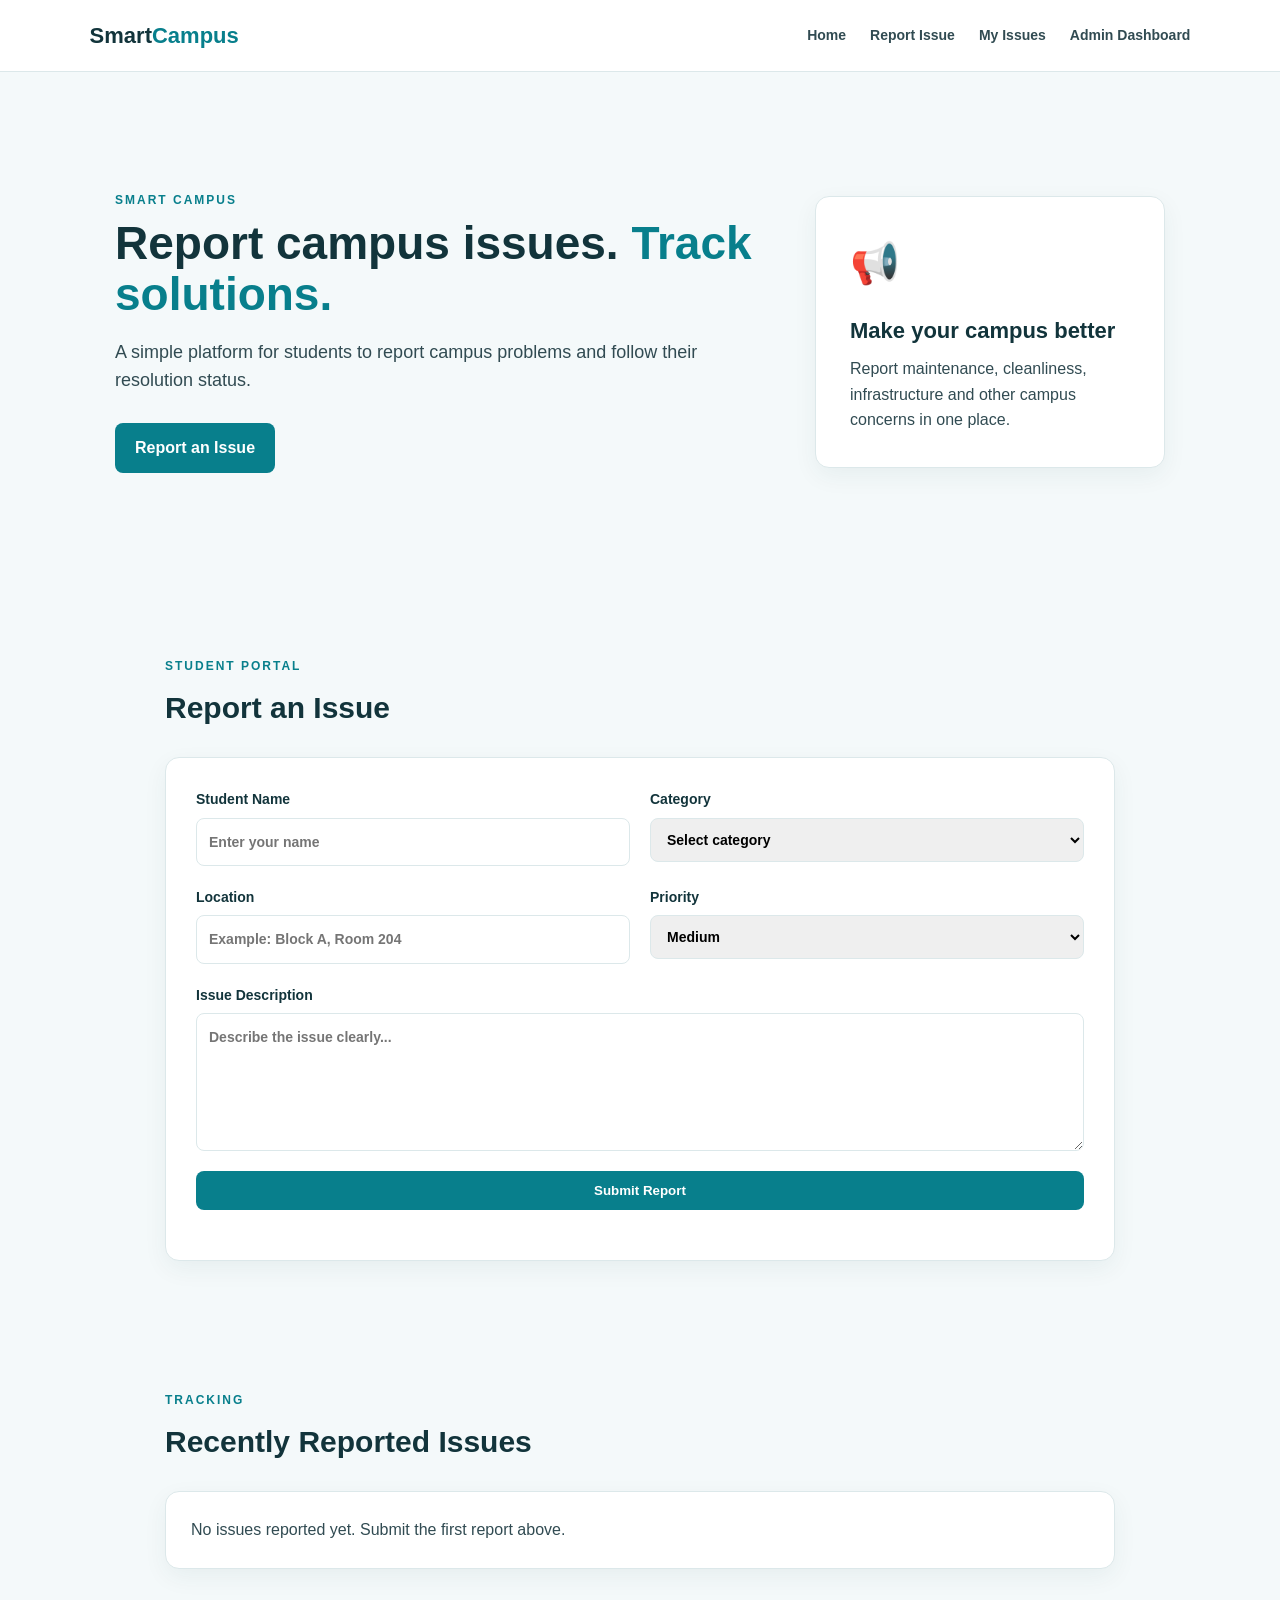
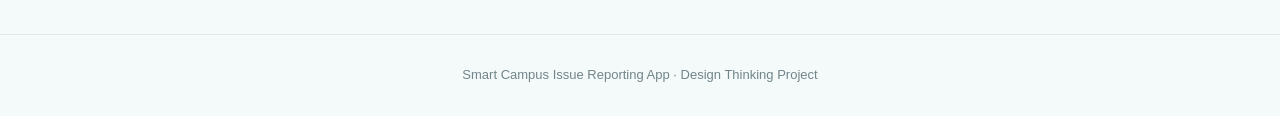
<file: index.html>
<!DOCTYPE html>
<html lang="en">
<head>
<meta charset="UTF-8"><meta name="viewport" content="width=device-width,initial-scale=1.0">
<title>Smart Campus - Issue Reporting</title><link rel="stylesheet" href="style.css">
</head>
<body>
<header class="navbar"><div class="brand">Smart<span>Campus</span></div>
<nav><a href="#home">Home</a><a href="#report">Report Issue</a><a href="#issues">My Issues</a><a href="admin.html">Admin Dashboard</a></nav></header>
<main>
<section id="home" class="hero"><div><p class="eyebrow">SMART CAMPUS</p><h1>Report campus issues. <span>Track solutions.</span></h1>
<p class="hero-text">A simple platform for students to report campus problems and follow their resolution status.</p>
<a href="#report" class="btn">Report an Issue</a></div>
<div class="hero-card"><div class="icon">📢</div><h3>Make your campus better</h3><p>Report maintenance, cleanliness, infrastructure and other campus concerns in one place.</p></div></section>

<section id="report" class="section"><div class="section-heading"><p class="eyebrow">STUDENT PORTAL</p><h2>Report an Issue</h2></div>
<form id="issueForm" class="card form-grid">
<label>Student Name<input id="studentName" required placeholder="Enter your name"></label>
<label>Category<select id="category" required><option value="">Select category</option><option>Infrastructure</option><option>Cleanliness</option><option>Electrical</option><option>Water</option><option>Internet</option><option>Other</option></select></label>
<label>Location<input id="location" required placeholder="Example: Block A, Room 204"></label>
<label>Priority<select id="priority"><option>Low</option><option selected>Medium</option><option>High</option></select></label>
<label class="full">Issue Description<textarea id="description" rows="5" required placeholder="Describe the issue clearly..."></textarea></label>
<button class="btn full">Submit Report</button><p id="message" class="message full"></p>
</form></section>

<section id="issues" class="section"><div class="section-heading"><p class="eyebrow">TRACKING</p><h2>Recently Reported Issues</h2></div><div id="issueList" class="issue-list"></div></section>
</main><footer>Smart Campus Issue Reporting App · Design Thinking Project</footer>
<script src="script.js"></script>
</body></html>
</file>
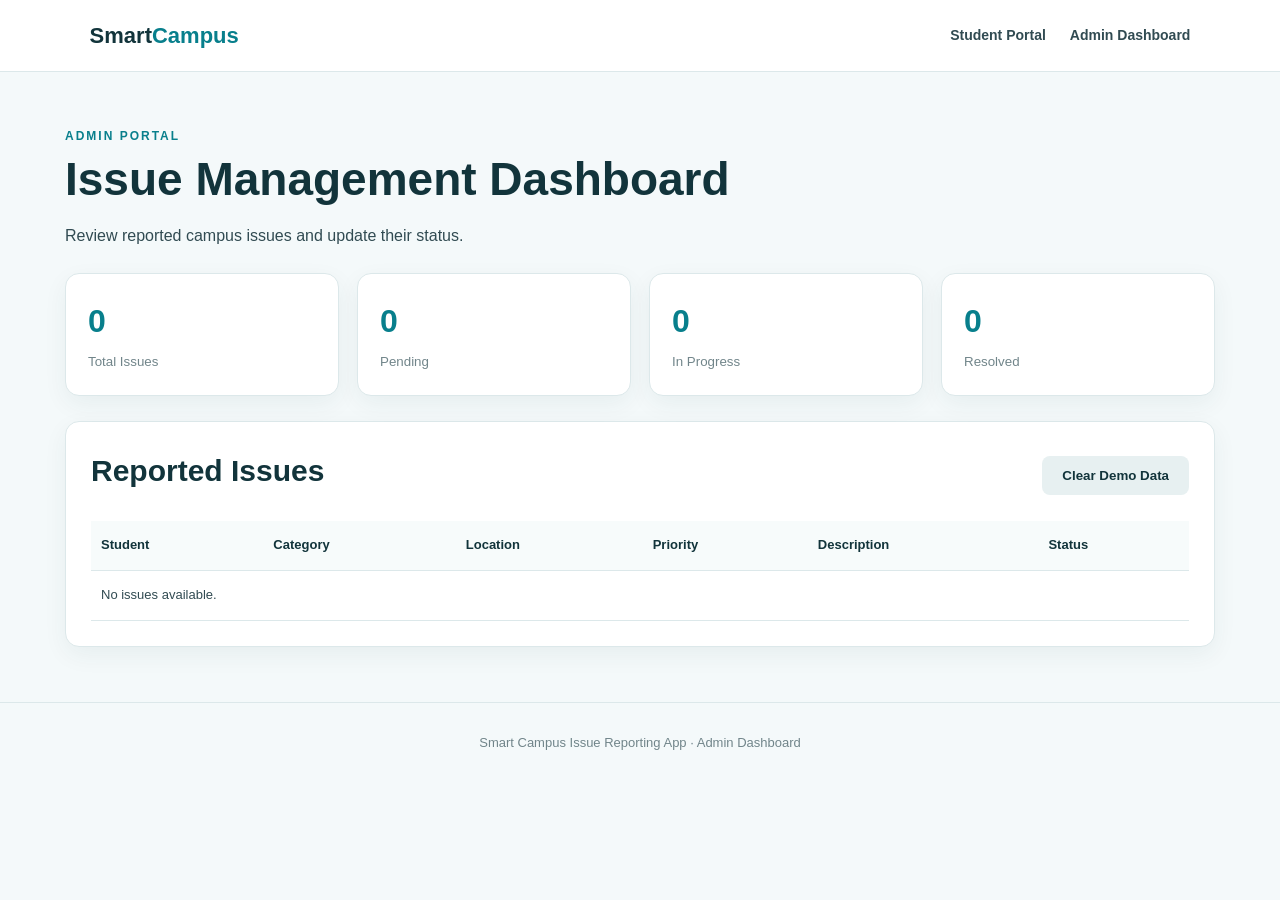
<file: admin.html>
<!DOCTYPE html>
<html lang="en"><head><meta charset="UTF-8"><meta name="viewport" content="width=device-width,initial-scale=1.0">
<title>Admin Dashboard - Smart Campus</title><link rel="stylesheet" href="style.css"></head>
<body><header class="navbar"><div class="brand">Smart<span>Campus</span></div><nav><a href="index.html">Student Portal</a><a href="admin.html">Admin Dashboard</a></nav></header>
<main class="admin-main"><div class="section-heading"><p class="eyebrow">ADMIN PORTAL</p><h1>Issue Management Dashboard</h1><p>Review reported campus issues and update their status.</p></div>
<section class="stats"><div class="stat card"><span id="total">0</span><small>Total Issues</small></div><div class="stat card"><span id="pending">0</span><small>Pending</small></div><div class="stat card"><span id="progress">0</span><small>In Progress</small></div><div class="stat card"><span id="resolved">0</span><small>Resolved</small></div></section>
<section class="card table-card"><div class="table-header"><h2>Reported Issues</h2><button class="btn secondary" onclick="clearIssues()">Clear Demo Data</button></div>
<div class="table-wrap"><table><thead><tr><th>Student</th><th>Category</th><th>Location</th><th>Priority</th><th>Description</th><th>Status</th></tr></thead><tbody id="adminIssues"></tbody></table></div></section>
</main><footer>Smart Campus Issue Reporting App · Admin Dashboard</footer><script src="admin.js"></script></body></html>
</file>
<file: style.css>
*{box-sizing:border-box;margin:0;padding:0}:root{--primary:#087f8c;--dark:#12343b;--light:#f4f9fa;--border:#dce8ea;--text:#314b52}
body{font-family:Arial,Helvetica,sans-serif;background:var(--light);color:var(--text);line-height:1.6}.navbar{height:72px;background:#fff;border-bottom:1px solid var(--border);display:flex;align-items:center;justify-content:space-between;padding:0 7%;position:sticky;top:0;z-index:10}.brand{font-size:22px;font-weight:800;color:var(--dark)}.brand span{color:var(--primary)}nav{display:flex;gap:24px}nav a{color:var(--text);text-decoration:none;font-weight:600;font-size:14px}nav a:hover{color:var(--primary)}
.hero{max-width:1100px;margin:auto;min-height:520px;display:grid;grid-template-columns:1.3fr .7fr;gap:50px;align-items:center;padding:70px 25px}.eyebrow{color:var(--primary);font-size:12px;font-weight:800;letter-spacing:2px;margin-bottom:8px}h1{font-size:46px;line-height:1.1;color:var(--dark);margin-bottom:18px}h1 span{color:var(--primary)}.hero-text{max-width:650px;font-size:18px;margin-bottom:28px}.btn{display:inline-block;border:0;border-radius:8px;background:var(--primary);color:#fff;text-decoration:none;padding:12px 20px;font-weight:700;cursor:pointer}.btn:hover{opacity:.9}
.hero-card,.card{background:#fff;border:1px solid var(--border);border-radius:14px;box-shadow:0 8px 24px rgba(20,60,70,.06)}.hero-card{padding:34px}.hero-card .icon{font-size:40px;margin-bottom:18px}.hero-card h3{font-size:22px;color:var(--dark);margin-bottom:8px}.section{max-width:1000px;margin:0 auto;padding:65px 25px}.section-heading{margin-bottom:25px}h2{font-size:30px;color:var(--dark);margin-bottom:8px}
.form-grid{padding:30px;display:grid;grid-template-columns:1fr 1fr;gap:20px}label{font-weight:700;color:var(--dark);font-size:14px}input,select,textarea{display:block;width:100%;margin-top:7px;padding:12px;border:1px solid var(--border);border-radius:8px;font:inherit;outline:none}input:focus,select:focus,textarea:focus{border-color:var(--primary)}.full{grid-column:1/-1}.message{color:var(--primary);font-weight:700}.issue-list{display:grid;gap:14px}.issue{padding:20px;background:#fff;border:1px solid var(--border);border-radius:12px;display:grid;grid-template-columns:1fr auto;gap:10px}.issue h3{color:var(--dark)}.issue p{font-size:14px}.meta{font-size:12px;color:#71858a}.badge{align-self:start;border-radius:20px;padding:5px 10px;font-size:12px;font-weight:700;background:#e7f0f1;color:var(--primary)}
footer{text-align:center;padding:30px;color:#71858a;font-size:13px;border-top:1px solid var(--border)}.admin-main{max-width:1200px;margin:auto;padding:55px 25px}.stats{display:grid;grid-template-columns:repeat(4,1fr);gap:18px;margin:25px 0}.stat{padding:22px}.stat span{display:block;font-size:32px;font-weight:800;color:var(--primary)}.stat small{color:#71858a}.table-card{padding:25px}.table-header{display:flex;justify-content:space-between;align-items:center;margin-bottom:18px}.secondary{background:#e7f0f1;color:var(--dark)}.table-wrap{overflow:auto}table{width:100%;border-collapse:collapse;font-size:13px}th,td{text-align:left;padding:14px 10px;border-bottom:1px solid var(--border);vertical-align:top}th{color:var(--dark);background:#f7fbfb}td select{margin:0;padding:7px;min-width:125px}
@media(max-width:750px){nav{gap:10px}.navbar{padding:0 4%}.hero{grid-template-columns:1fr;padding-top:45px}h1{font-size:36px}.form-grid{grid-template-columns:1fr}.full{grid-column:auto}.stats{grid-template-columns:1fr 1fr}.table-header{gap:10px;flex-direction:column;align-items:flex-start}}
</file>
